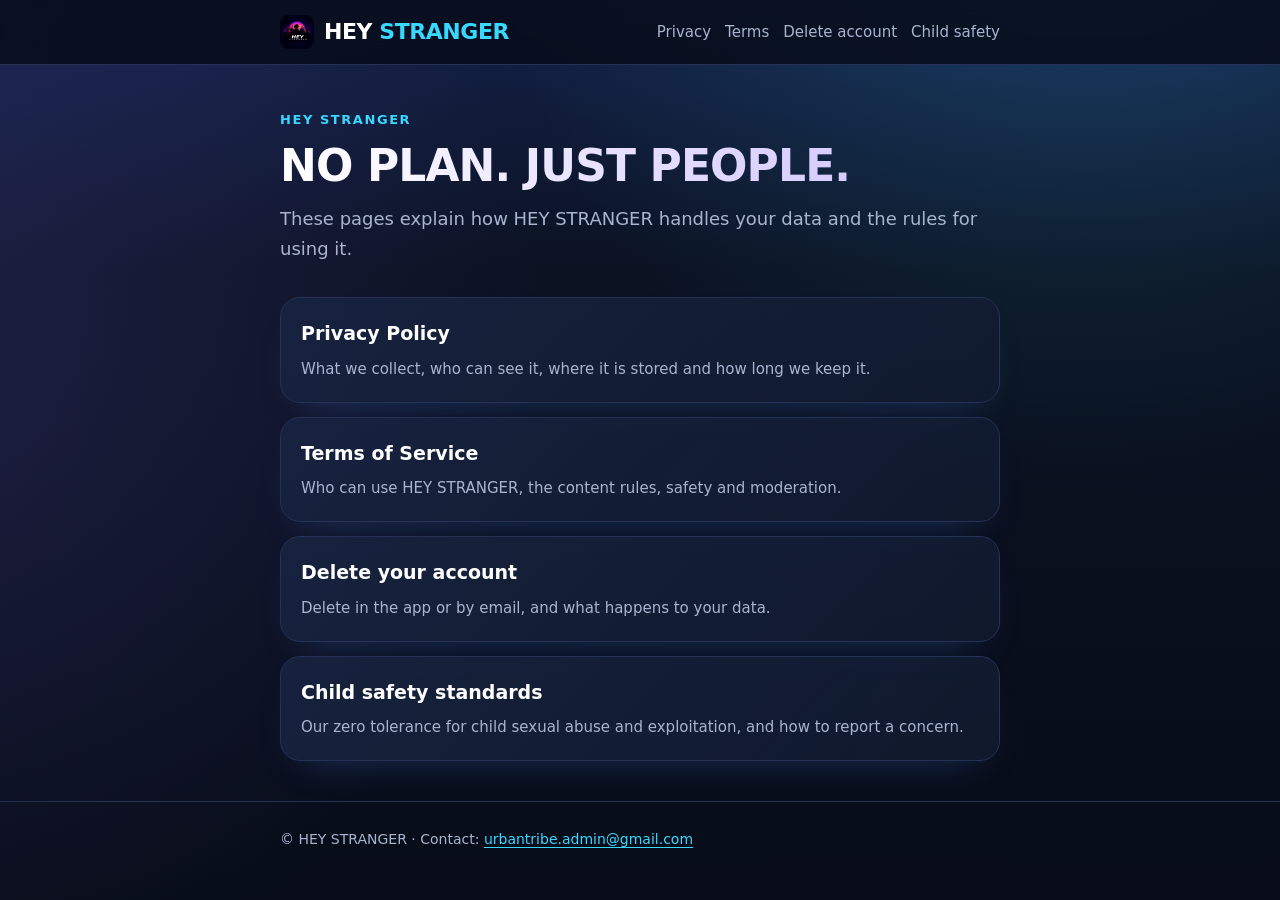
<file: index.html>
<!doctype html>
<html lang="en">
<head>
  <meta charset="utf-8">
  <meta name="viewport" content="width=device-width, initial-scale=1">
  <title>HEY STRANGER · Legal</title>
  <meta name="description" content="HEY STRANGER's Privacy Policy, Terms of Service and account deletion page.">
  <link rel="icon" href="icon.png">
  <link rel="stylesheet" href="style.css">
</head>
<body>
<header class="site">
  <div class="wrap">
    <a class="brand" href="index.html"><img src="icon.png" alt=""><b>HEY <span>STRANGER</span></b></a>
    <nav class="links" aria-label="Legal pages">
      <a href="privacy.html">Privacy</a>
      <a href="terms.html">Terms</a>
      <a href="delete-account.html">Delete account</a>
      <a href="child-safety.html">Child safety</a>
    </nav>
  </div>
</header>

<main class="wrap">
  <section class="hero">
    <p class="eyebrow">HEY STRANGER</p>
    <h1>NO PLAN. JUST PEOPLE.</h1>
    <p class="lede">These pages explain how HEY STRANGER handles your data and the rules for using it.</p>
  </section>

  <div class="home-grid">
    <a class="card" href="privacy.html"><strong>Privacy Policy</strong><span>What we collect, who can see it, where it is stored and how long we keep it.</span></a>
    <a class="card" href="terms.html"><strong>Terms of Service</strong><span>Who can use HEY STRANGER, the content rules, safety and moderation.</span></a>
    <a class="card" href="delete-account.html"><strong>Delete your account</strong><span>Delete in the app or by email, and what happens to your data.</span></a>
    <a class="card" href="child-safety.html"><strong>Child safety standards</strong><span>Our zero tolerance for child sexual abuse and exploitation, and how to report a concern.</span></a>
  </div>
</main>

<footer class="site">
  <div class="wrap">
    <p>© HEY STRANGER · Contact: <a href="mailto:urbantribe.admin@gmail.com">urbantribe.admin@gmail.com</a></p>
  </div>
</footer>
</body>
</html>
</file>
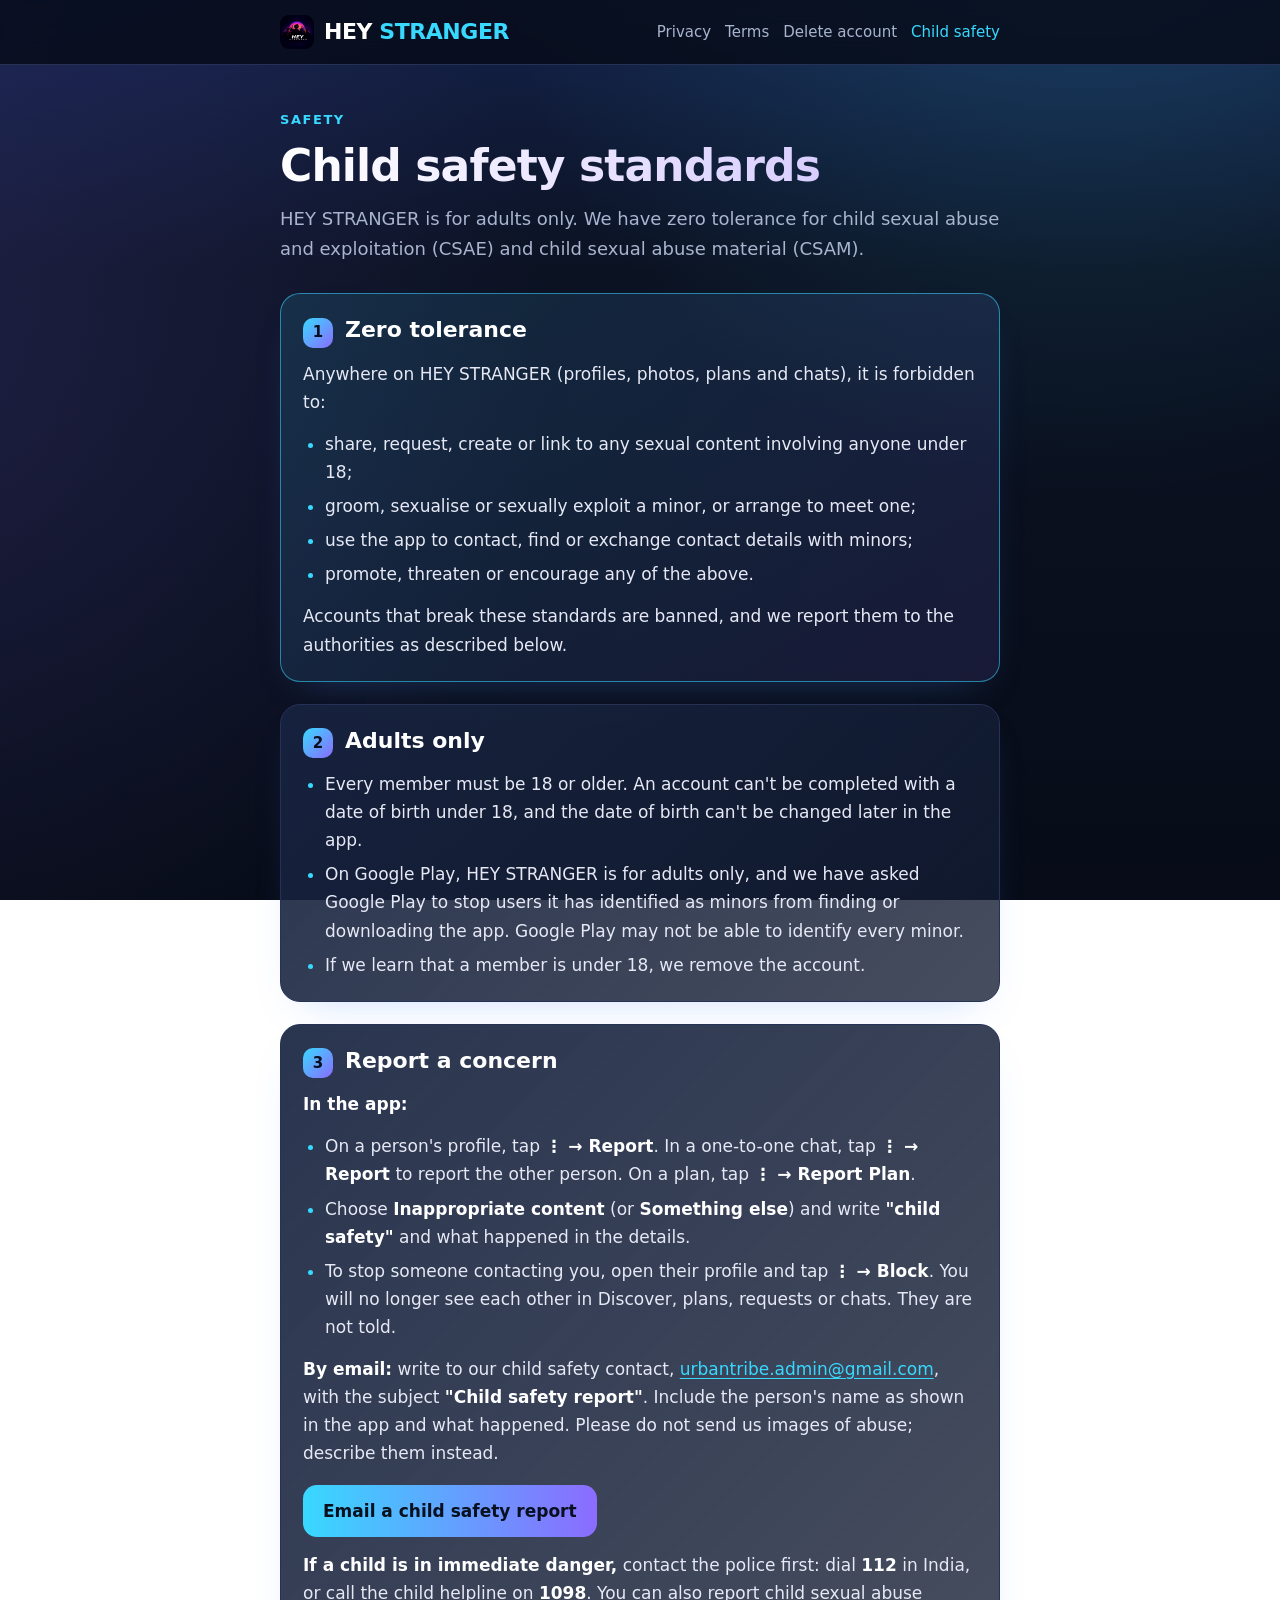
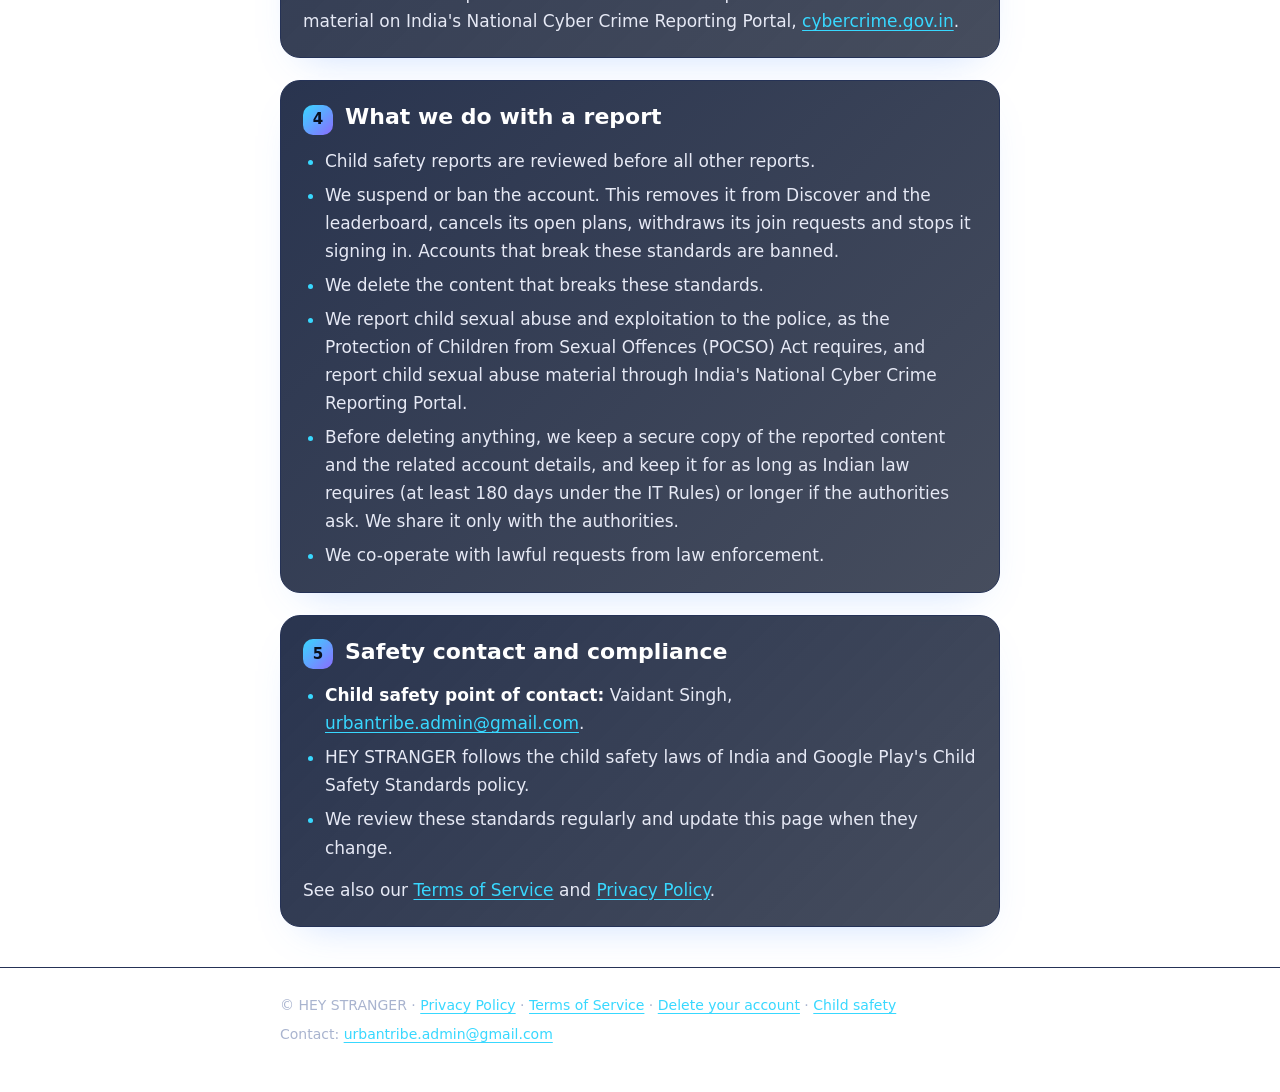
<file: child-safety.html>
<!doctype html>
<html lang="en">
<head>
  <meta charset="utf-8">
  <meta name="viewport" content="width=device-width, initial-scale=1">
  <title>Child safety standards · HEY STRANGER</title>
  <meta name="description" content="HEY STRANGER's standards against child sexual abuse and exploitation (CSAE), and how to report a concern.">
  <link rel="icon" href="icon.png">
  <link rel="stylesheet" href="style.css">
</head>
<body>
<header class="site">
  <div class="wrap">
    <a class="brand" href="index.html"><img src="icon.png" alt=""><b>HEY <span>STRANGER</span></b></a>
    <nav class="links" aria-label="Legal pages">
      <a href="privacy.html">Privacy</a>
      <a href="terms.html">Terms</a>
      <a href="delete-account.html">Delete account</a>
      <a href="child-safety.html" aria-current="page">Child safety</a>
    </nav>
  </div>
</header>

<main class="wrap">
  <section class="hero">
    <p class="eyebrow">Safety</p>
    <h1>Child safety standards</h1>
    <p class="lede">HEY STRANGER is for adults only. We have zero tolerance for child sexual abuse and exploitation (CSAE) and child sexual abuse material (CSAM).</p>
  </section>

  <section class="card highlight">
    <h2><span class="num">1</span> Zero tolerance</h2>
    <p>Anywhere on HEY STRANGER (profiles, photos, plans and chats), it is forbidden to:</p>
    <ul>
      <li>share, request, create or link to any sexual content involving anyone under 18;</li>
      <li>groom, sexualise or sexually exploit a minor, or arrange to meet one;</li>
      <li>use the app to contact, find or exchange contact details with minors;</li>
      <li>promote, threaten or encourage any of the above.</li>
    </ul>
    <p>Accounts that break these standards are banned, and we report them to the authorities as described below.</p>
  </section>

  <section class="card">
    <h2><span class="num">2</span> Adults only</h2>
    <ul>
      <li>Every member must be 18 or older. An account can't be completed with a date of birth under 18, and the date of birth can't be changed later in the app.</li>
      <li>On Google Play, HEY STRANGER is for adults only, and we have asked Google Play to stop users it has identified as minors from finding or downloading the app. Google Play may not be able to identify every minor.</li>
      <li>If we learn that a member is under 18, we remove the account.</li>
    </ul>
  </section>

  <section class="card">
    <h2><span class="num">3</span> Report a concern</h2>
    <p><strong>In the app:</strong></p>
    <ul>
      <li>On a person's profile, tap <strong>⋮ → Report</strong>. In a one-to-one chat, tap <strong>⋮ → Report</strong> to report the other person. On a plan, tap <strong>⋮ → Report Plan</strong>.</li>
      <li>Choose <strong>Inappropriate content</strong> (or <strong>Something else</strong>) and write <strong>"child safety"</strong> and what happened in the details.</li>
      <li>To stop someone contacting you, open their profile and tap <strong>⋮ → Block</strong>. You will no longer see each other in Discover, plans, requests or chats. They are not told.</li>
    </ul>
    <p><strong>By email:</strong> write to our child safety contact, <a href="mailto:urbantribe.admin@gmail.com?subject=Child%20safety%20report">urbantribe.admin@gmail.com</a>, with the subject <strong>"Child safety report"</strong>. Include the person's name as shown in the app and what happened. Please do not send us images of abuse; describe them instead.</p>
    <a class="button" href="mailto:urbantribe.admin@gmail.com?subject=Child%20safety%20report">Email a child safety report</a>
    <p><strong>If a child is in immediate danger,</strong> contact the police first: dial <strong>112</strong> in India, or call the child helpline on <strong>1098</strong>. You can also report child sexual abuse material on India's National Cyber Crime Reporting Portal, <a href="https://cybercrime.gov.in" rel="noopener">cybercrime.gov.in</a>.</p>
  </section>

  <section class="card">
    <h2><span class="num">4</span> What we do with a report</h2>
    <ul>
      <li>Child safety reports are reviewed before all other reports.</li>
      <li>We suspend or ban the account. This removes it from Discover and the leaderboard, cancels its open plans, withdraws its join requests and stops it signing in. Accounts that break these standards are banned.</li>
      <li>We delete the content that breaks these standards.</li>
      <li>We report child sexual abuse and exploitation to the police, as the Protection of Children from Sexual Offences (POCSO) Act requires, and report child sexual abuse material through India's National Cyber Crime Reporting Portal.</li>
      <li>Before deleting anything, we keep a secure copy of the reported content and the related account details, and keep it for as long as Indian law requires (at least 180 days under the IT Rules) or longer if the authorities ask. We share it only with the authorities.</li>
      <li>We co-operate with lawful requests from law enforcement.</li>
    </ul>
  </section>

  <section class="card">
    <h2><span class="num">5</span> Safety contact and compliance</h2>
    <ul>
      <li><strong>Child safety point of contact:</strong> Vaidant Singh, <a href="mailto:urbantribe.admin@gmail.com">urbantribe.admin@gmail.com</a>.</li>
      <li>HEY STRANGER follows the child safety laws of India and Google Play's Child Safety Standards policy.</li>
      <li>We review these standards regularly and update this page when they change.</li>
    </ul>
    <p>See also our <a href="terms.html">Terms of Service</a> and <a href="privacy.html">Privacy Policy</a>.</p>
  </section>
</main>

<footer class="site">
  <div class="wrap">
    <p>© HEY STRANGER · <a href="privacy.html">Privacy Policy</a> · <a href="terms.html">Terms of Service</a> · <a href="delete-account.html">Delete your account</a> · <a href="child-safety.html">Child safety</a></p>
    <p>Contact: <a href="mailto:urbantribe.admin@gmail.com">urbantribe.admin@gmail.com</a></p>
  </div>
</footer>
</body>
</html>
</file>
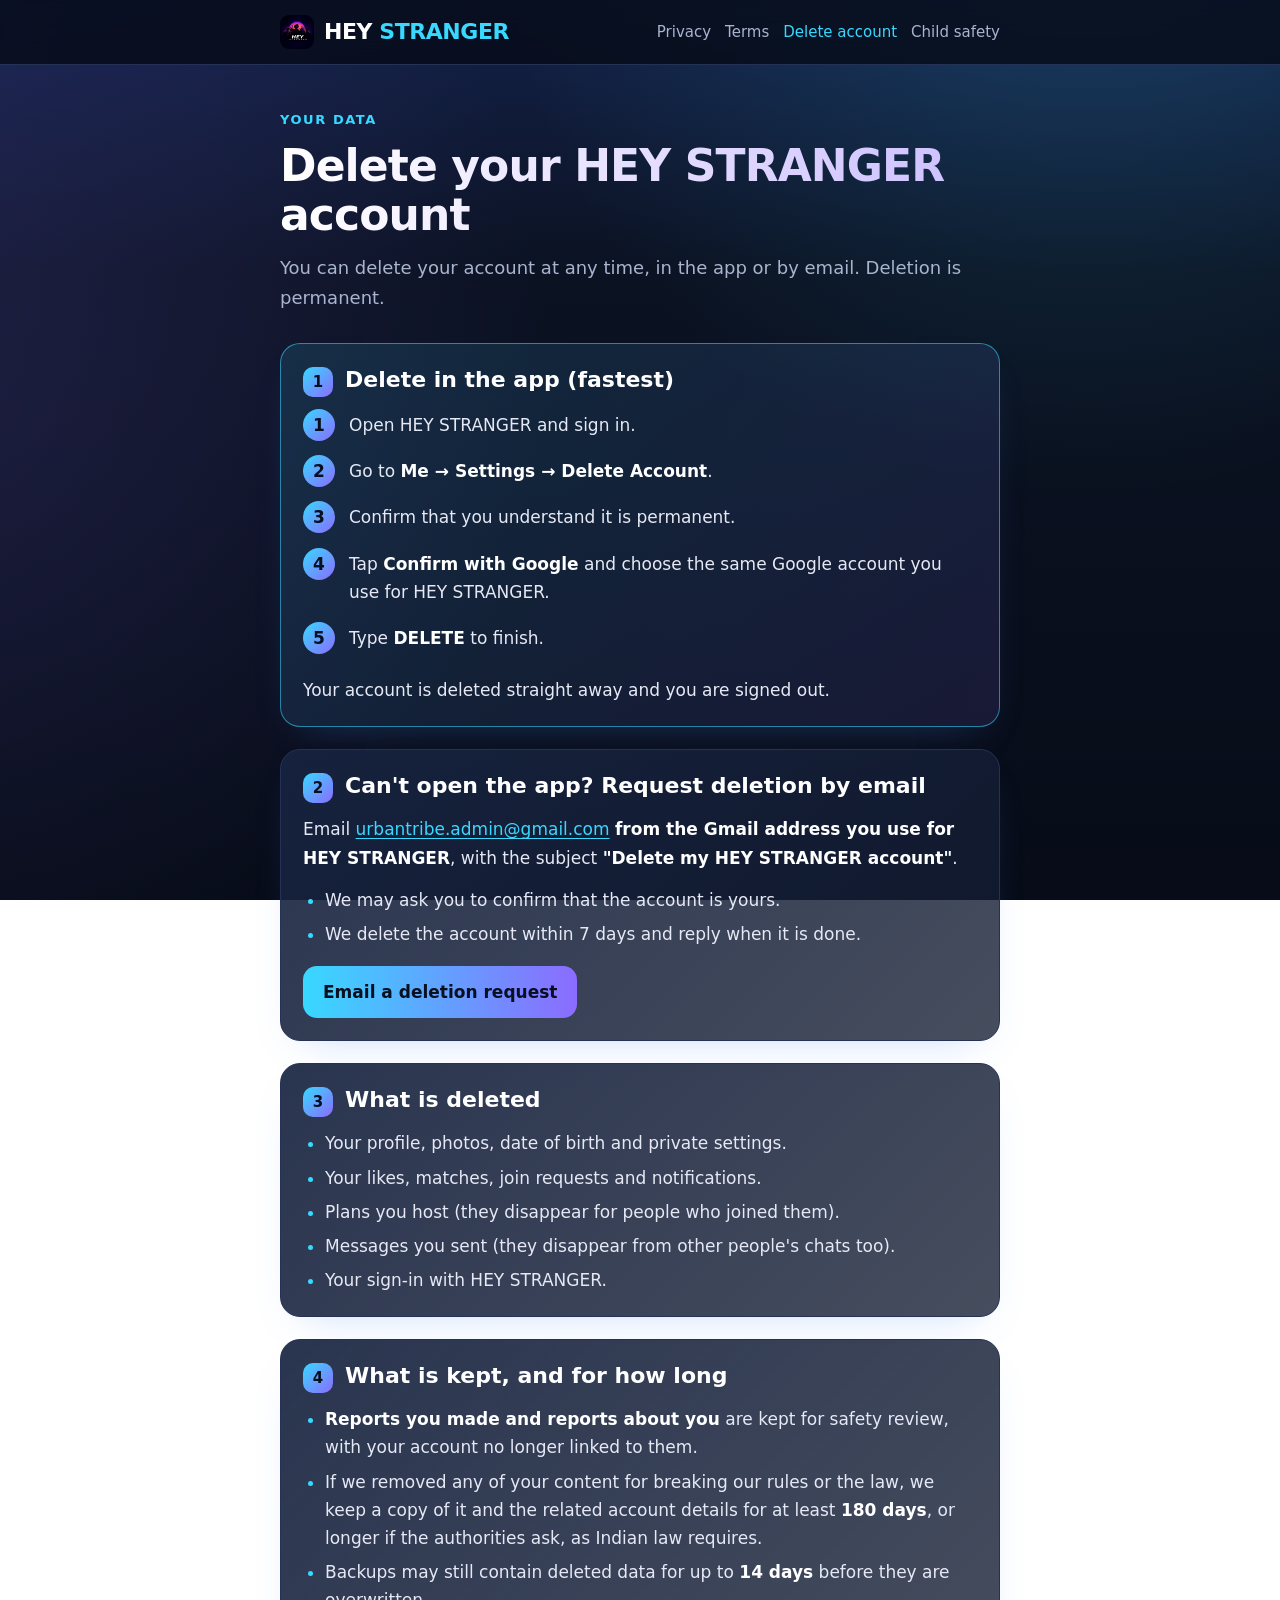
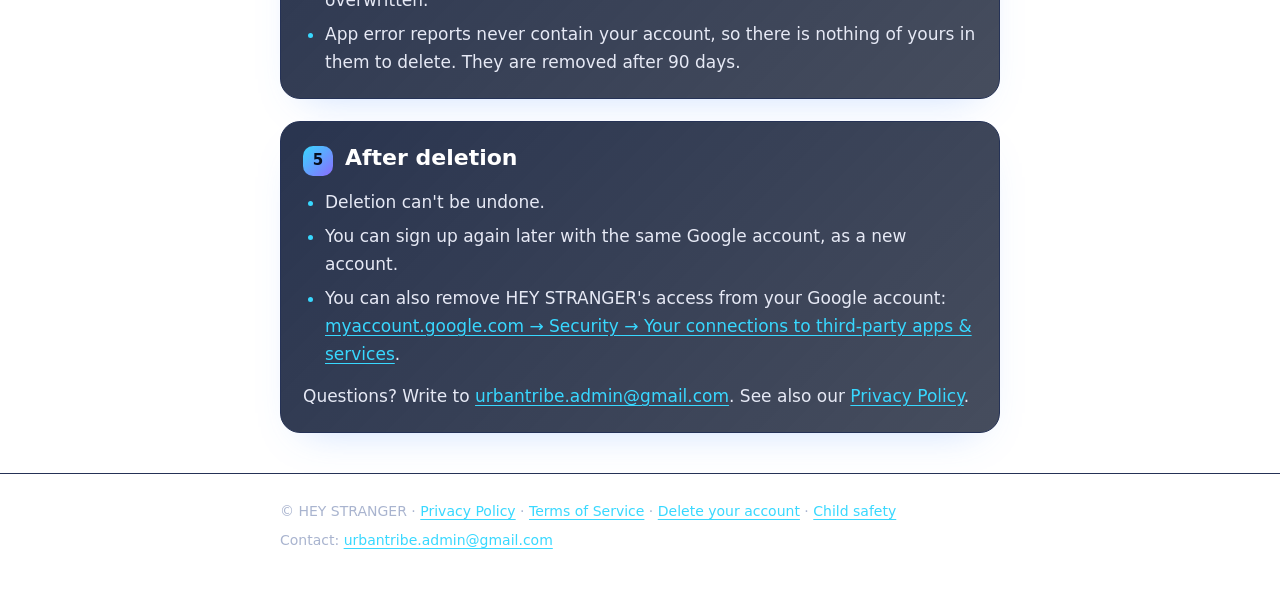
<file: delete-account.html>
<!doctype html>
<html lang="en">
<head>
  <meta charset="utf-8">
  <meta name="viewport" content="width=device-width, initial-scale=1">
  <title>Delete your account · HEY STRANGER</title>
  <meta name="description" content="How to delete your HEY STRANGER account and what happens to your data.">
  <link rel="icon" href="icon.png">
  <link rel="stylesheet" href="style.css">
</head>
<body>
<header class="site">
  <div class="wrap">
    <a class="brand" href="index.html"><img src="icon.png" alt=""><b>HEY <span>STRANGER</span></b></a>
    <nav class="links" aria-label="Legal pages">
      <a href="privacy.html">Privacy</a>
      <a href="terms.html">Terms</a>
      <a href="delete-account.html" aria-current="page">Delete account</a>
      <a href="child-safety.html">Child safety</a>
    </nav>
  </div>
</header>

<main class="wrap">
  <section class="hero">
    <p class="eyebrow">Your data</p>
    <h1>Delete your HEY STRANGER account</h1>
    <p class="lede">You can delete your account at any time, in the app or by email. Deletion is permanent.</p>
  </section>

  <section class="card highlight">
    <h2><span class="num">1</span>Delete in the app (fastest)</h2>
    <ol class="steps">
      <li>Open HEY STRANGER and sign in.</li>
      <li>Go to <strong>Me → Settings → Delete Account</strong>.</li>
      <li>Confirm that you understand it is permanent.</li>
      <li>Tap <strong>Confirm with Google</strong> and choose the same Google account you use for HEY STRANGER.</li>
      <li>Type <strong>DELETE</strong> to finish.</li>
    </ol>
    <p>Your account is deleted straight away and you are signed out.</p>
  </section>

  <section class="card">
    <h2><span class="num">2</span>Can't open the app? Request deletion by email</h2>
    <p>Email <a href="mailto:urbantribe.admin@gmail.com">urbantribe.admin@gmail.com</a> <strong>from the Gmail address you use for HEY STRANGER</strong>, with the subject <strong>"Delete my HEY STRANGER account"</strong>.</p>
    <ul>
      <li>We may ask you to confirm that the account is yours.</li>
      <li>We delete the account within 7 days and reply when it is done.</li>
    </ul>
    <a class="button" href="mailto:urbantribe.admin@gmail.com?subject=Delete%20my%20HEY%20STRANGER%20account">Email a deletion request</a>
  </section>

  <section class="card">
    <h2><span class="num">3</span>What is deleted</h2>
    <ul>
      <li>Your profile, photos, date of birth and private settings.</li>
      <li>Your likes, matches, join requests and notifications.</li>
      <li>Plans you host (they disappear for people who joined them).</li>
      <li>Messages you sent (they disappear from other people's chats too).</li>
      <li>Your sign-in with HEY STRANGER.</li>
    </ul>
  </section>

  <section class="card">
    <h2><span class="num">4</span>What is kept, and for how long</h2>
    <ul>
      <li><strong>Reports you made and reports about you</strong> are kept for safety review, with your account no longer linked to them.</li>
      <li>If we removed any of your content for breaking our rules or the law, we keep a copy of it and the related account details for at least <strong>180 days</strong>, or longer if the authorities ask, as Indian law requires.</li>
      <li>Backups may still contain deleted data for up to <strong>14 days</strong> before they are overwritten.</li>
      <li>App error reports never contain your account, so there is nothing of yours in them to delete. They are removed after 90 days.</li>
    </ul>
  </section>

  <section class="card">
    <h2><span class="num">5</span>After deletion</h2>
    <ul>
      <li>Deletion can't be undone.</li>
      <li>You can sign up again later with the same Google account, as a new account.</li>
      <li>You can also remove HEY STRANGER's access from your Google account: <a href="https://myaccount.google.com/connections" rel="noopener">myaccount.google.com → Security → Your connections to third-party apps &amp; services</a>.</li>
    </ul>
    <p>Questions? Write to <a href="mailto:urbantribe.admin@gmail.com">urbantribe.admin@gmail.com</a>. See also our <a href="privacy.html">Privacy Policy</a>.</p>
  </section>
</main>

<footer class="site">
  <div class="wrap">
    <p>© HEY STRANGER · <a href="privacy.html">Privacy Policy</a> · <a href="terms.html">Terms of Service</a> · <a href="delete-account.html">Delete your account</a> · <a href="child-safety.html">Child safety</a></p>
    <p>Contact: <a href="mailto:urbantribe.admin@gmail.com">urbantribe.admin@gmail.com</a></p>
  </div>
</footer>
</body>
</html>
</file>
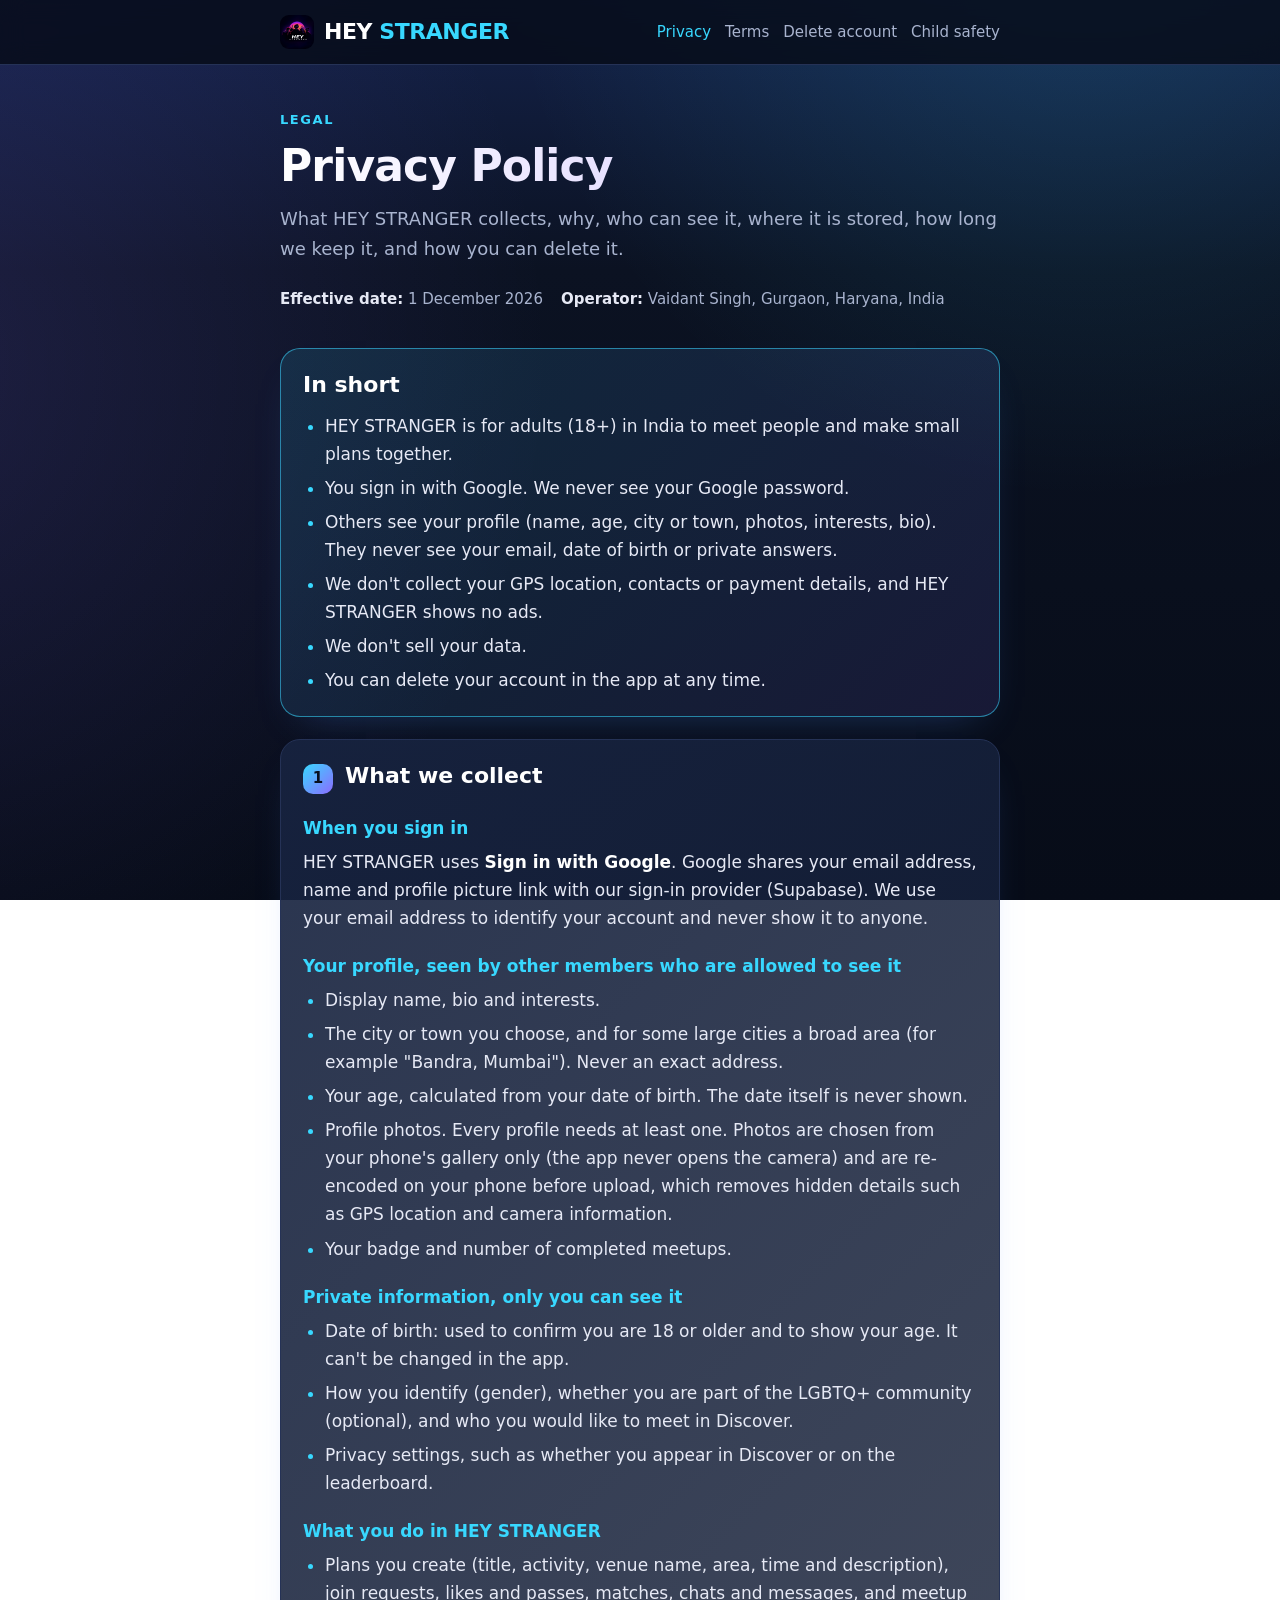
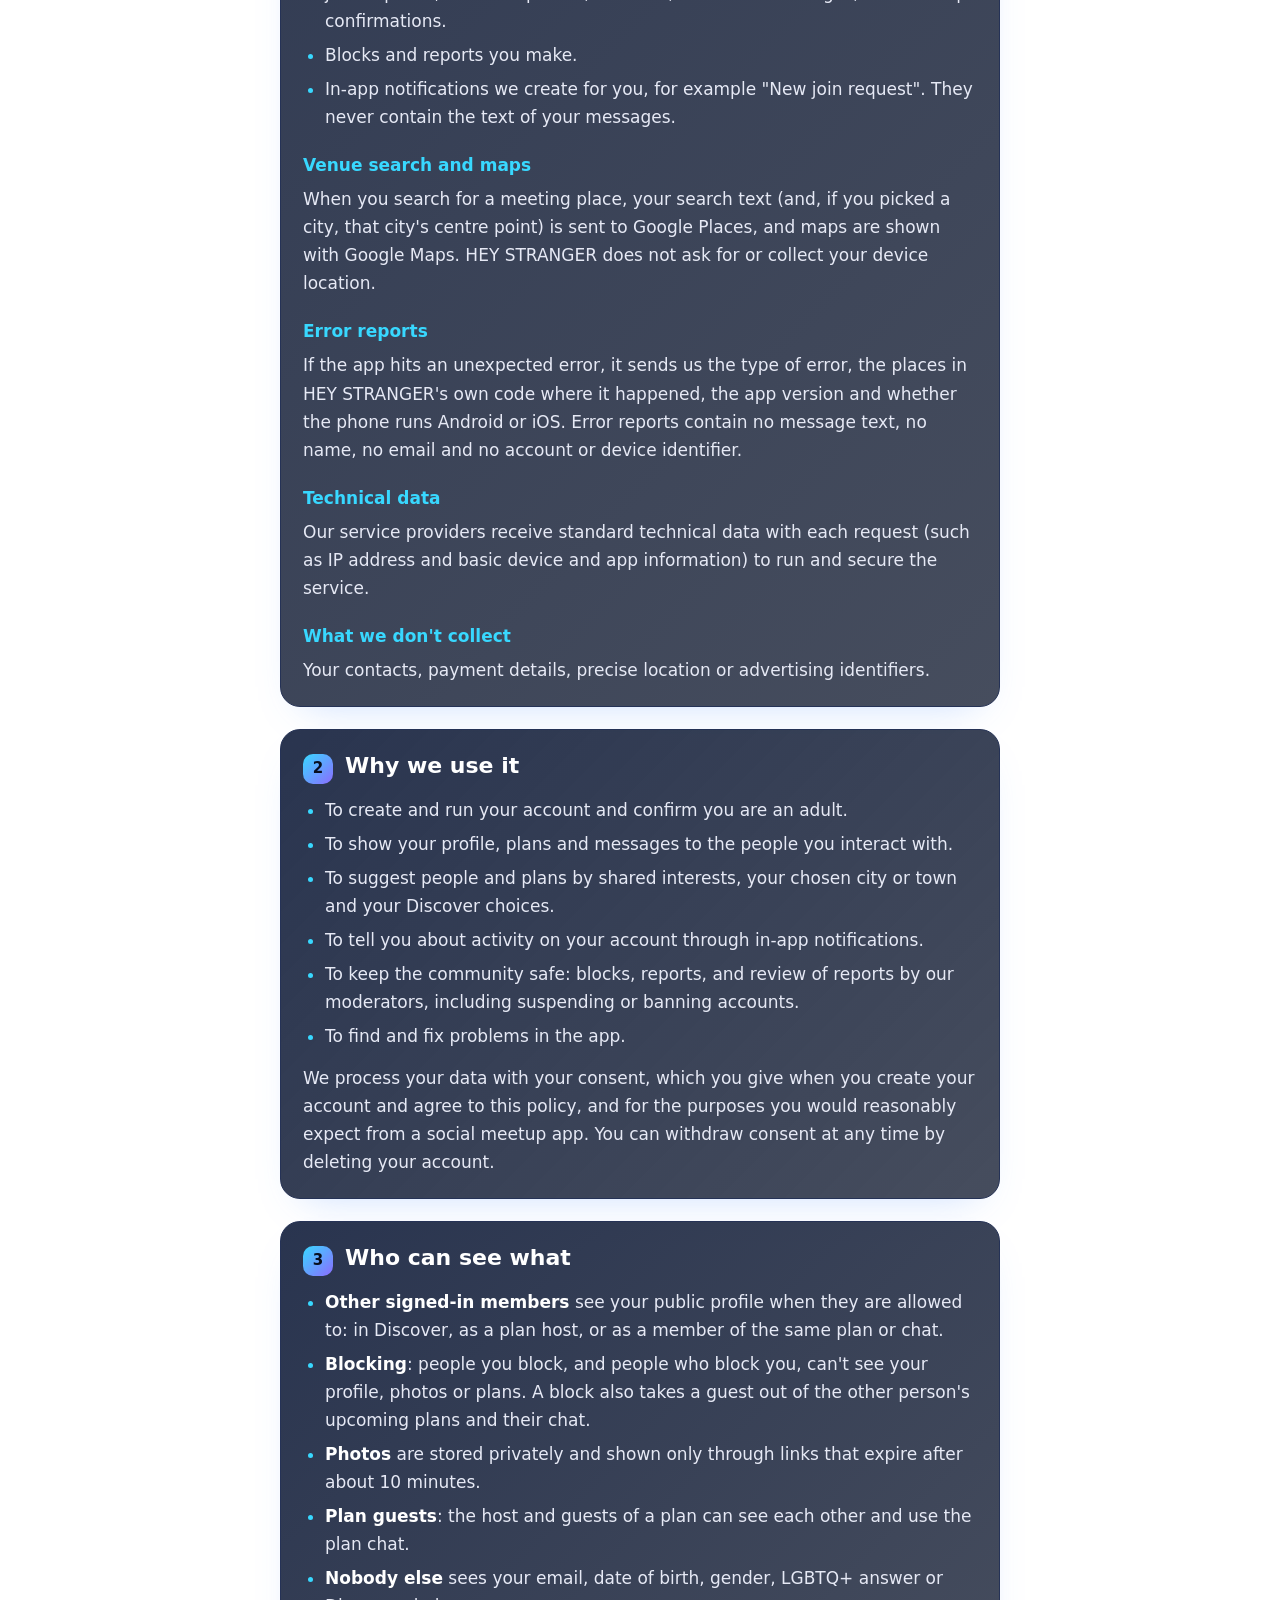
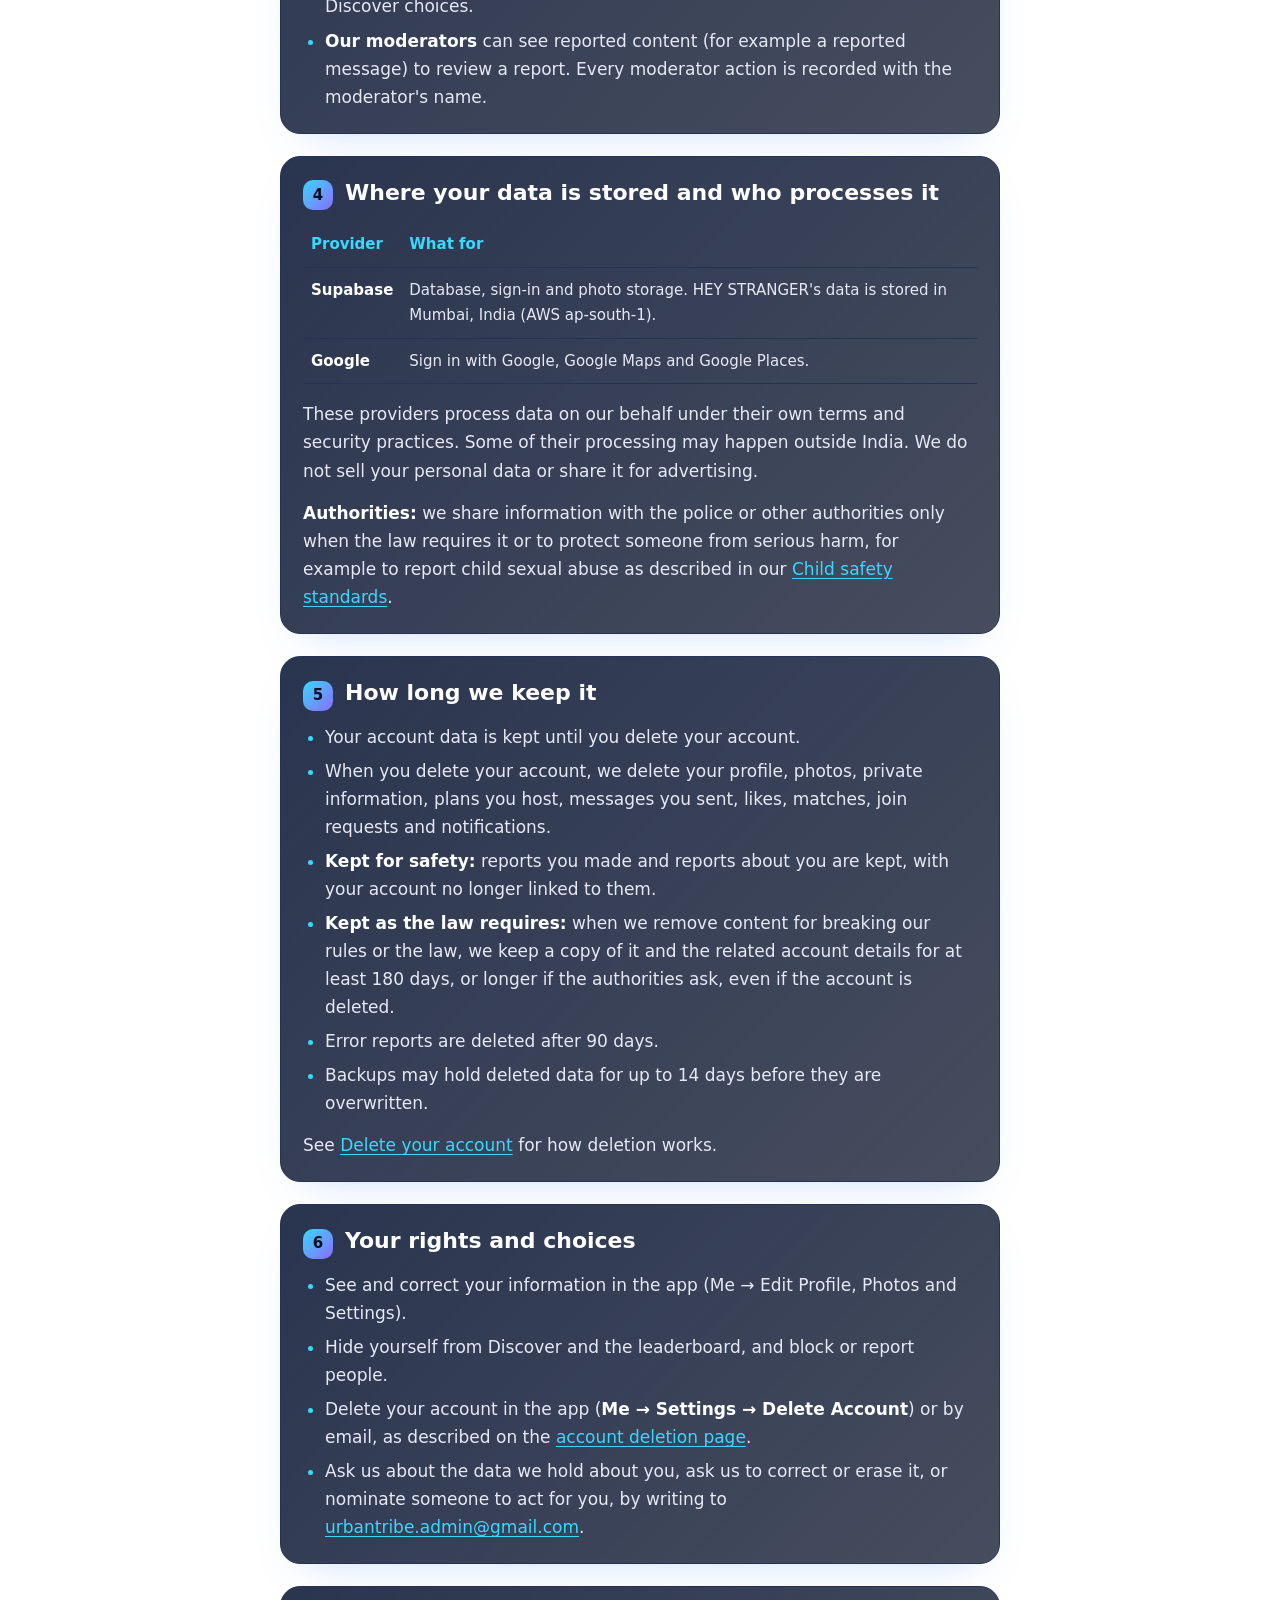
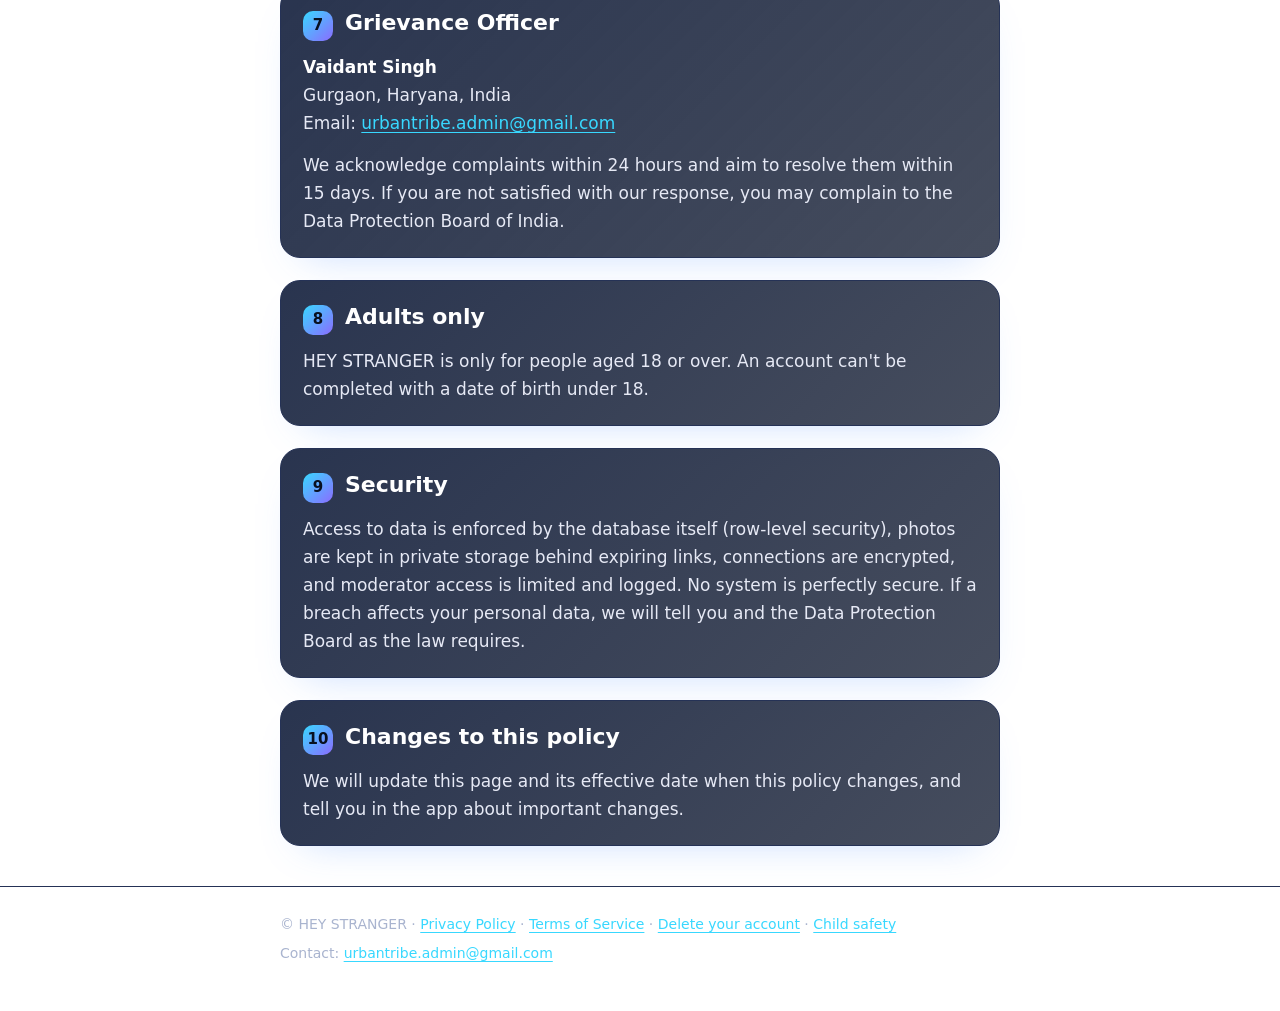
<file: privacy.html>
<!doctype html>
<html lang="en">
<head>
  <meta charset="utf-8">
  <meta name="viewport" content="width=device-width, initial-scale=1">
  <title>Privacy Policy · HEY STRANGER</title>
  <meta name="description" content="How HEY STRANGER collects, uses, stores and deletes your personal data.">
  <link rel="icon" href="icon.png">
  <link rel="stylesheet" href="style.css">
</head>
<body>
<header class="site">
  <div class="wrap">
    <a class="brand" href="index.html"><img src="icon.png" alt=""><b>HEY <span>STRANGER</span></b></a>
    <nav class="links" aria-label="Legal pages">
      <a href="privacy.html" aria-current="page">Privacy</a>
      <a href="terms.html">Terms</a>
      <a href="delete-account.html">Delete account</a>
      <a href="child-safety.html">Child safety</a>
    </nav>
  </div>
</header>

<main class="wrap">
  <section class="hero">
    <p class="eyebrow">Legal</p>
    <h1>Privacy Policy</h1>
    <p class="lede">What HEY STRANGER collects, why, who can see it, where it is stored, how long we keep it, and how you can delete it.</p>
    <ul class="meta">
      <li><strong>Effective date:</strong> 1 December 2026</li>
      <li><strong>Operator:</strong> Vaidant Singh, Gurgaon, Haryana, India</li>
    </ul>
  </section>

  <section class="card highlight">
    <h2>In short</h2>
    <ul>
      <li>HEY STRANGER is for adults (18+) in India to meet people and make small plans together.</li>
      <li>You sign in with Google. We never see your Google password.</li>
      <li>Others see your profile (name, age, city or town, photos, interests, bio). They never see your email, date of birth or private answers.</li>
      <li>We don't collect your GPS location, contacts or payment details, and HEY STRANGER shows no ads.</li>
      <li>We don't sell your data.</li>
      <li>You can delete your account in the app at any time.</li>
    </ul>
  </section>

  <section class="card">
    <h2><span class="num">1</span>What we collect</h2>

    <h3>When you sign in</h3>
    <p>HEY STRANGER uses <strong>Sign in with Google</strong>. Google shares your email address, name and profile picture link with our sign-in provider (Supabase). We use your email address to identify your account and never show it to anyone.</p>

    <h3>Your profile, seen by other members who are allowed to see it</h3>
    <ul>
      <li>Display name, bio and interests.</li>
      <li>The city or town you choose, and for some large cities a broad area (for example "Bandra, Mumbai"). Never an exact address.</li>
      <li>Your age, calculated from your date of birth. The date itself is never shown.</li>
      <li>Profile photos. Every profile needs at least one. Photos are chosen from your phone's gallery only (the app never opens the camera) and are re-encoded on your phone before upload, which removes hidden details such as GPS location and camera information.</li>
      <li>Your badge and number of completed meetups.</li>
    </ul>

    <h3>Private information, only you can see it</h3>
    <ul>
      <li>Date of birth: used to confirm you are 18 or older and to show your age. It can't be changed in the app.</li>
      <li>How you identify (gender), whether you are part of the LGBTQ+ community (optional), and who you would like to meet in Discover.</li>
      <li>Privacy settings, such as whether you appear in Discover or on the leaderboard.</li>
    </ul>

    <h3>What you do in HEY STRANGER</h3>
    <ul>
      <li>Plans you create (title, activity, venue name, area, time and description), join requests, likes and passes, matches, chats and messages, and meetup confirmations.</li>
      <li>Blocks and reports you make.</li>
      <li>In-app notifications we create for you, for example "New join request". They never contain the text of your messages.</li>
    </ul>

    <h3>Venue search and maps</h3>
    <p>When you search for a meeting place, your search text (and, if you picked a city, that city's centre point) is sent to Google Places, and maps are shown with Google Maps. HEY STRANGER does not ask for or collect your device location.</p>

    <h3>Error reports</h3>
    <p>If the app hits an unexpected error, it sends us the type of error, the places in HEY STRANGER's own code where it happened, the app version and whether the phone runs Android or iOS. Error reports contain no message text, no name, no email and no account or device identifier.</p>

    <h3>Technical data</h3>
    <p>Our service providers receive standard technical data with each request (such as IP address and basic device and app information) to run and secure the service.</p>

    <h3>What we don't collect</h3>
    <p>Your contacts, payment details, precise location or advertising identifiers.</p>
  </section>

  <section class="card">
    <h2><span class="num">2</span>Why we use it</h2>
    <ul>
      <li>To create and run your account and confirm you are an adult.</li>
      <li>To show your profile, plans and messages to the people you interact with.</li>
      <li>To suggest people and plans by shared interests, your chosen city or town and your Discover choices.</li>
      <li>To tell you about activity on your account through in-app notifications.</li>
      <li>To keep the community safe: blocks, reports, and review of reports by our moderators, including suspending or banning accounts.</li>
      <li>To find and fix problems in the app.</li>
    </ul>
    <p>We process your data with your consent, which you give when you create your account and agree to this policy, and for the purposes you would reasonably expect from a social meetup app. You can withdraw consent at any time by deleting your account.</p>
  </section>

  <section class="card">
    <h2><span class="num">3</span>Who can see what</h2>
    <ul>
      <li><strong>Other signed-in members</strong> see your public profile when they are allowed to: in Discover, as a plan host, or as a member of the same plan or chat.</li>
      <li><strong>Blocking</strong>: people you block, and people who block you, can't see your profile, photos or plans. A block also takes a guest out of the other person's upcoming plans and their chat.</li>
      <li><strong>Photos</strong> are stored privately and shown only through links that expire after about 10 minutes.</li>
      <li><strong>Plan guests</strong>: the host and guests of a plan can see each other and use the plan chat.</li>
      <li><strong>Nobody else</strong> sees your email, date of birth, gender, LGBTQ+ answer or Discover choices.</li>
      <li><strong>Our moderators</strong> can see reported content (for example a reported message) to review a report. Every moderator action is recorded with the moderator's name.</li>
    </ul>
  </section>

  <section class="card">
    <h2><span class="num">4</span>Where your data is stored and who processes it</h2>
    <table>
      <thead><tr><th>Provider</th><th>What for</th></tr></thead>
      <tbody>
        <tr><td><strong>Supabase</strong></td><td>Database, sign-in and photo storage. HEY STRANGER's data is stored in Mumbai, India (AWS ap-south-1).</td></tr>
        <tr><td><strong>Google</strong></td><td>Sign in with Google, Google Maps and Google Places.</td></tr>
      </tbody>
    </table>
    <p>These providers process data on our behalf under their own terms and security practices. Some of their processing may happen outside India. We do not sell your personal data or share it for advertising.</p>
    <p><strong>Authorities:</strong> we share information with the police or other authorities only when the law requires it or to protect someone from serious harm, for example to report child sexual abuse as described in our <a href="child-safety.html">Child safety standards</a>.</p>
  </section>

  <section class="card">
    <h2><span class="num">5</span>How long we keep it</h2>
    <ul>
      <li>Your account data is kept until you delete your account.</li>
      <li>When you delete your account, we delete your profile, photos, private information, plans you host, messages you sent, likes, matches, join requests and notifications.</li>
      <li><strong>Kept for safety:</strong> reports you made and reports about you are kept, with your account no longer linked to them.</li>
      <li><strong>Kept as the law requires:</strong> when we remove content for breaking our rules or the law, we keep a copy of it and the related account details for at least 180 days, or longer if the authorities ask, even if the account is deleted.</li>
      <li>Error reports are deleted after 90 days.</li>
      <li>Backups may hold deleted data for up to 14 days before they are overwritten.</li>
    </ul>
    <p>See <a href="delete-account.html">Delete your account</a> for how deletion works.</p>
  </section>

  <section class="card">
    <h2><span class="num">6</span>Your rights and choices</h2>
    <ul>
      <li>See and correct your information in the app (Me → Edit Profile, Photos and Settings).</li>
      <li>Hide yourself from Discover and the leaderboard, and block or report people.</li>
      <li>Delete your account in the app (<strong>Me → Settings → Delete Account</strong>) or by email, as described on the <a href="delete-account.html">account deletion page</a>.</li>
      <li>Ask us about the data we hold about you, ask us to correct or erase it, or nominate someone to act for you, by writing to <a href="mailto:urbantribe.admin@gmail.com">urbantribe.admin@gmail.com</a>.</li>
    </ul>
  </section>

  <section class="card">
    <h2><span class="num">7</span>Grievance Officer</h2>
    <p><strong>Vaidant Singh</strong><br>
      Gurgaon, Haryana, India<br>
      Email: <a href="mailto:urbantribe.admin@gmail.com">urbantribe.admin@gmail.com</a></p>
    <p>We acknowledge complaints within 24 hours and aim to resolve them within 15 days. If you are not satisfied with our response, you may complain to the Data Protection Board of India.</p>
  </section>

  <section class="card">
    <h2><span class="num">8</span>Adults only</h2>
    <p>HEY STRANGER is only for people aged 18 or over. An account can't be completed with a date of birth under 18.</p>
  </section>

  <section class="card">
    <h2><span class="num">9</span>Security</h2>
    <p>Access to data is enforced by the database itself (row-level security), photos are kept in private storage behind expiring links, connections are encrypted, and moderator access is limited and logged. No system is perfectly secure. If a breach affects your personal data, we will tell you and the Data Protection Board as the law requires.</p>
  </section>

  <section class="card">
    <h2><span class="num">10</span>Changes to this policy</h2>
    <p>We will update this page and its effective date when this policy changes, and tell you in the app about important changes.</p>
  </section>
</main>

<footer class="site">
  <div class="wrap">
    <p>© HEY STRANGER · <a href="privacy.html">Privacy Policy</a> · <a href="terms.html">Terms of Service</a> · <a href="delete-account.html">Delete your account</a> · <a href="child-safety.html">Child safety</a></p>
    <p>Contact: <a href="mailto:urbantribe.admin@gmail.com">urbantribe.admin@gmail.com</a></p>
  </div>
</footer>
</body>
</html>
</file>
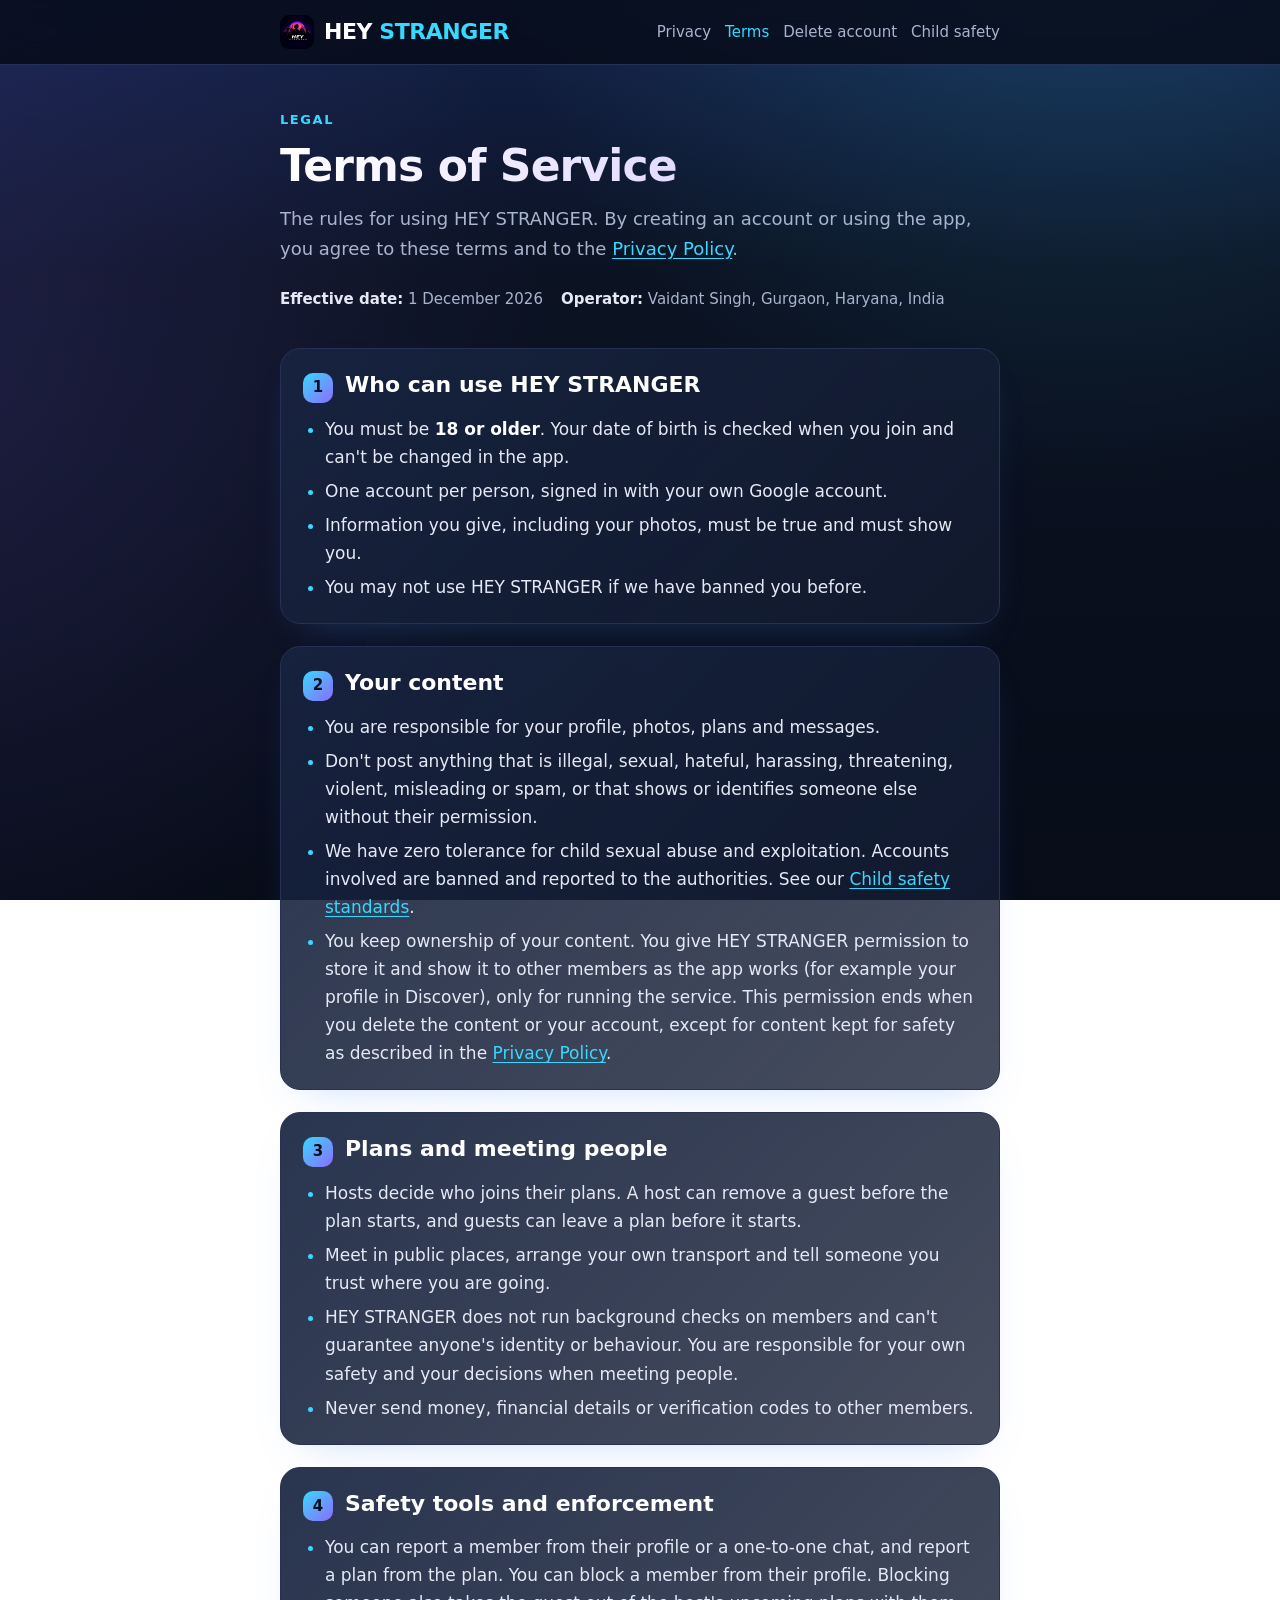
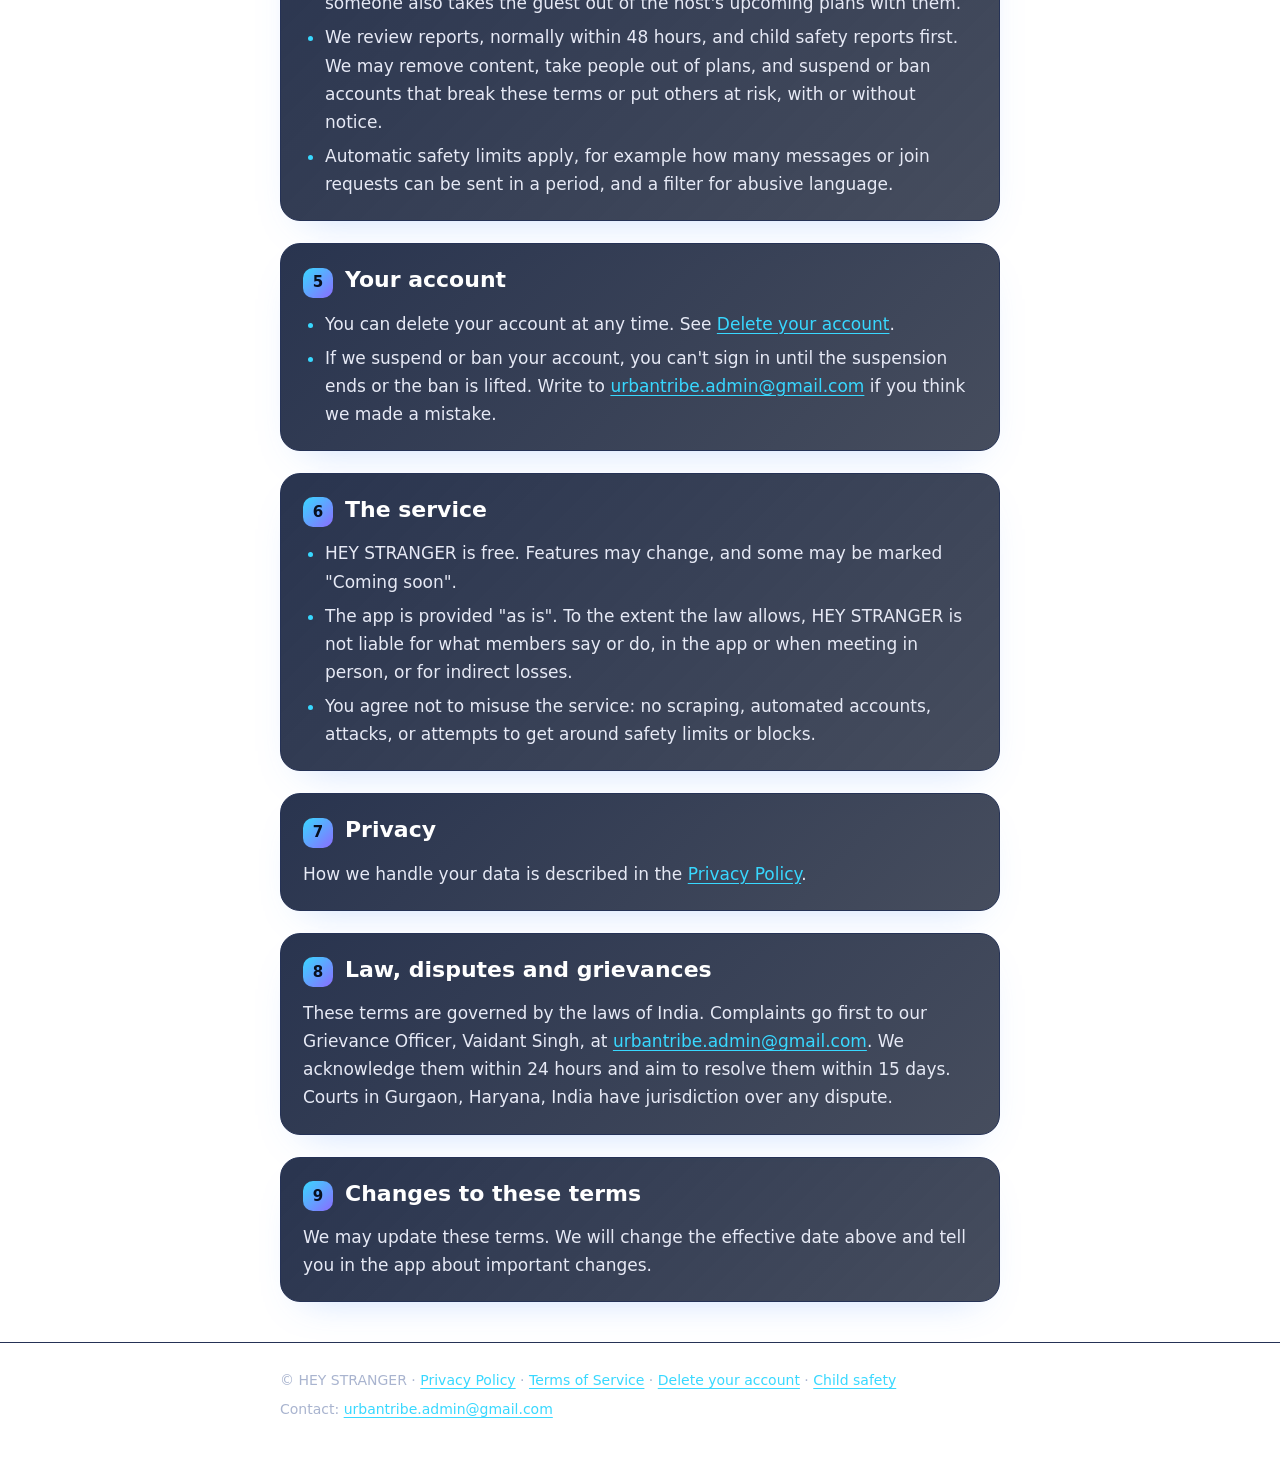
<file: terms.html>
<!doctype html>
<html lang="en">
<head>
  <meta charset="utf-8">
  <meta name="viewport" content="width=device-width, initial-scale=1">
  <title>Terms of Service · HEY STRANGER</title>
  <meta name="description" content="The rules for using HEY STRANGER.">
  <link rel="icon" href="icon.png">
  <link rel="stylesheet" href="style.css">
</head>
<body>
<header class="site">
  <div class="wrap">
    <a class="brand" href="index.html"><img src="icon.png" alt=""><b>HEY <span>STRANGER</span></b></a>
    <nav class="links" aria-label="Legal pages">
      <a href="privacy.html">Privacy</a>
      <a href="terms.html" aria-current="page">Terms</a>
      <a href="delete-account.html">Delete account</a>
      <a href="child-safety.html">Child safety</a>
    </nav>
  </div>
</header>

<main class="wrap">
  <section class="hero">
    <p class="eyebrow">Legal</p>
    <h1>Terms of Service</h1>
    <p class="lede">The rules for using HEY STRANGER. By creating an account or using the app, you agree to these terms and to the <a href="privacy.html">Privacy Policy</a>.</p>
    <ul class="meta">
      <li><strong>Effective date:</strong> 1 December 2026</li>
      <li><strong>Operator:</strong> Vaidant Singh, Gurgaon, Haryana, India</li>
    </ul>
  </section>

  <section class="card">
    <h2><span class="num">1</span>Who can use HEY STRANGER</h2>
    <ul>
      <li>You must be <strong>18 or older</strong>. Your date of birth is checked when you join and can't be changed in the app.</li>
      <li>One account per person, signed in with your own Google account.</li>
      <li>Information you give, including your photos, must be true and must show you.</li>
      <li>You may not use HEY STRANGER if we have banned you before.</li>
    </ul>
  </section>

  <section class="card">
    <h2><span class="num">2</span>Your content</h2>
    <ul>
      <li>You are responsible for your profile, photos, plans and messages.</li>
      <li>Don't post anything that is illegal, sexual, hateful, harassing, threatening, violent, misleading or spam, or that shows or identifies someone else without their permission.</li>
      <li>We have zero tolerance for child sexual abuse and exploitation. Accounts involved are banned and reported to the authorities. See our <a href="child-safety.html">Child safety standards</a>.</li>
      <li>You keep ownership of your content. You give HEY STRANGER permission to store it and show it to other members as the app works (for example your profile in Discover), only for running the service. This permission ends when you delete the content or your account, except for content kept for safety as described in the <a href="privacy.html">Privacy Policy</a>.</li>
    </ul>
  </section>

  <section class="card">
    <h2><span class="num">3</span>Plans and meeting people</h2>
    <ul>
      <li>Hosts decide who joins their plans. A host can remove a guest before the plan starts, and guests can leave a plan before it starts.</li>
      <li>Meet in public places, arrange your own transport and tell someone you trust where you are going.</li>
      <li>HEY STRANGER does not run background checks on members and can't guarantee anyone's identity or behaviour. You are responsible for your own safety and your decisions when meeting people.</li>
      <li>Never send money, financial details or verification codes to other members.</li>
    </ul>
  </section>

  <section class="card">
    <h2><span class="num">4</span>Safety tools and enforcement</h2>
    <ul>
      <li>You can report a member from their profile or a one-to-one chat, and report a plan from the plan. You can block a member from their profile. Blocking someone also takes the guest out of the host's upcoming plans with them.</li>
      <li>We review reports, normally within 48 hours, and child safety reports first. We may remove content, take people out of plans, and suspend or ban accounts that break these terms or put others at risk, with or without notice.</li>
      <li>Automatic safety limits apply, for example how many messages or join requests can be sent in a period, and a filter for abusive language.</li>
    </ul>
  </section>

  <section class="card">
    <h2><span class="num">5</span>Your account</h2>
    <ul>
      <li>You can delete your account at any time. See <a href="delete-account.html">Delete your account</a>.</li>
      <li>If we suspend or ban your account, you can't sign in until the suspension ends or the ban is lifted. Write to <a href="mailto:urbantribe.admin@gmail.com">urbantribe.admin@gmail.com</a> if you think we made a mistake.</li>
    </ul>
  </section>

  <section class="card">
    <h2><span class="num">6</span>The service</h2>
    <ul>
      <li>HEY STRANGER is free. Features may change, and some may be marked "Coming soon".</li>
      <li>The app is provided "as is". To the extent the law allows, HEY STRANGER is not liable for what members say or do, in the app or when meeting in person, or for indirect losses.</li>
      <li>You agree not to misuse the service: no scraping, automated accounts, attacks, or attempts to get around safety limits or blocks.</li>
    </ul>
  </section>

  <section class="card">
    <h2><span class="num">7</span>Privacy</h2>
    <p>How we handle your data is described in the <a href="privacy.html">Privacy Policy</a>.</p>
  </section>

  <section class="card">
    <h2><span class="num">8</span>Law, disputes and grievances</h2>
    <p>These terms are governed by the laws of India. Complaints go first to our Grievance Officer, Vaidant Singh, at <a href="mailto:urbantribe.admin@gmail.com">urbantribe.admin@gmail.com</a>. We acknowledge them within 24 hours and aim to resolve them within 15 days. Courts in Gurgaon, Haryana, India have jurisdiction over any dispute.</p>
  </section>

  <section class="card">
    <h2><span class="num">9</span>Changes to these terms</h2>
    <p>We may update these terms. We will change the effective date above and tell you in the app about important changes.</p>
  </section>
</main>

<footer class="site">
  <div class="wrap">
    <p>© HEY STRANGER · <a href="privacy.html">Privacy Policy</a> · <a href="terms.html">Terms of Service</a> · <a href="delete-account.html">Delete your account</a> · <a href="child-safety.html">Child safety</a></p>
    <p>Contact: <a href="mailto:urbantribe.admin@gmail.com">urbantribe.admin@gmail.com</a></p>
  </div>
</footer>
</body>
</html>
</file>
<file: style.css>
/* HEY STRANGER legal pages: dark navy, cyan and violet, readable on phones. */
:root {
  --night: #070c18;
  --canvas: #0b1222;
  --panel: #121b30;
  --panel-raised: #172340;
  --border: #253256;
  --text: #e6e9f5;
  --muted: #a9b4cf;
  --heading: #ffffff;
  --cyan: #38d8ff;
  --violet: #8b6cff;
  --placeholder-bg: #3a2a00;
  --placeholder-text: #ffd36b;
}

* { box-sizing: border-box; }

html { -webkit-text-size-adjust: 100%; }

body {
  margin: 0;
  overflow-x: hidden;
  overflow-wrap: break-word;
  background:
    radial-gradient(circle at 85% -10%, rgba(56, 216, 255, 0.16), transparent 40%),
    radial-gradient(circle at -10% 40%, rgba(139, 108, 255, 0.16), transparent 45%),
    linear-gradient(180deg, #14224a 0%, var(--canvas) 30%, var(--night) 100%);
  background-attachment: fixed;
  color: var(--text);
  font-family: system-ui, -apple-system, "Segoe UI", Roboto, "Helvetica Neue", Arial, sans-serif;
  font-size: 17px;
  line-height: 1.65;
}

a { color: var(--cyan); text-underline-offset: 3px; }
a:hover { color: #8ae9ff; }

.wrap { max-width: 760px; margin: 0 auto; padding: 0 20px; }

header.site {
  position: sticky;
  top: 0;
  z-index: 10;
  background: rgba(7, 12, 24, 0.82);
  backdrop-filter: blur(12px);
  -webkit-backdrop-filter: blur(12px);
  border-bottom: 1px solid var(--border);
}
header.site .wrap {
  display: flex;
  align-items: center;
  justify-content: space-between;
  gap: 12px;
  padding-top: 14px;
  padding-bottom: 14px;
}
.brand {
  display: flex;
  align-items: center;
  gap: 10px;
  font-weight: 800;
  font-size: 22px;
  letter-spacing: -0.02em;
  color: var(--heading);
  text-decoration: none;
}
.brand img { width: 34px; height: 34px; border-radius: 9px; }
.brand span { color: var(--cyan); }
nav.links { display: flex; flex-wrap: wrap; gap: 4px 14px; font-size: 15px; }
nav.links a { color: var(--muted); text-decoration: none; }
nav.links a[aria-current="page"] { color: var(--cyan); }

.hero { padding: 44px 0 8px; }
.eyebrow {
  margin: 0 0 10px;
  color: var(--cyan);
  font-size: 13px;
  font-weight: 700;
  letter-spacing: 0.12em;
  text-transform: uppercase;
}
h1 {
  margin: 0 0 14px;
  font-size: clamp(32px, 7vw, 44px);
  line-height: 1.12;
  letter-spacing: -0.02em;
  background: linear-gradient(90deg, #ffffff 0%, #cbbeff 100%);
  -webkit-background-clip: text;
  background-clip: text;
  color: transparent;
}
.lede { margin: 0; color: var(--muted); font-size: 18px; }
.meta {
  display: flex;
  flex-wrap: wrap;
  gap: 8px 18px;
  margin: 18px 0 0;
  padding: 0;
  list-style: none;
  color: var(--muted);
  font-size: 15px;
}
.meta strong { color: var(--text); font-weight: 600; }

.card {
  margin: 22px 0;
  padding: 22px 22px 8px;
  border: 1px solid var(--border);
  border-radius: 20px;
  background: linear-gradient(135deg, rgba(23, 35, 64, 0.92), rgba(18, 27, 48, 0.78));
  box-shadow: 0 18px 40px -24px rgba(74, 141, 255, 0.35);
}
.card.highlight {
  border-color: rgba(56, 216, 255, 0.55);
  background: linear-gradient(135deg, rgba(56, 216, 255, 0.12), rgba(139, 108, 255, 0.12));
}

h2 {
  display: flex;
  align-items: baseline;
  gap: 12px;
  margin: 0 0 12px;
  color: var(--heading);
  font-size: 22px;
  line-height: 1.3;
}
h2 .num {
  flex: none;
  display: inline-grid;
  place-items: center;
  width: 30px;
  height: 30px;
  border-radius: 10px;
  background: linear-gradient(135deg, var(--cyan), var(--violet));
  color: #08101f;
  font-size: 15px;
  font-weight: 800;
}
h3 { margin: 20px 0 6px; color: var(--cyan); font-size: 17px; }
p { margin: 0 0 14px; }
ul, ol { margin: 0 0 14px; padding-left: 22px; }
li { margin: 6px 0; }
li::marker { color: var(--cyan); }
strong { color: var(--heading); }

table { width: 100%; border-collapse: collapse; margin: 6px 0 16px; font-size: 15px; }
th, td { padding: 10px 8px; border-bottom: 1px solid var(--border); text-align: left; vertical-align: top; }
th { color: var(--cyan); font-weight: 600; }

.steps { counter-reset: step; list-style: none; padding: 0; }
.steps li {
  counter-increment: step;
  position: relative;
  padding: 2px 0 10px 46px;
}
.steps li::before {
  content: counter(step);
  position: absolute;
  left: 0;
  top: 0;
  display: grid;
  place-items: center;
  width: 32px;
  height: 32px;
  border-radius: 50%;
  background: linear-gradient(135deg, var(--cyan), var(--violet));
  color: #08101f;
  font-weight: 800;
}

.placeholder {
  padding: 1px 6px;
  border-radius: 6px;
  background: var(--placeholder-bg);
  color: var(--placeholder-text);
  font-weight: 600;
  overflow-wrap: anywhere;
}

.button {
  display: inline-block;
  margin: 4px 0 14px;
  padding: 12px 20px;
  border-radius: 14px;
  background: linear-gradient(90deg, var(--cyan), var(--violet));
  color: #08101f;
  font-weight: 700;
  text-decoration: none;
}
.button:hover { color: #08101f; filter: brightness(1.08); }

.home-grid { display: grid; gap: 14px; margin: 26px 0; }
.home-grid a.card { display: block; margin: 0; padding: 20px; text-decoration: none; color: var(--text); }
.home-grid a.card strong { display: block; font-size: 19px; margin-bottom: 4px; }
.home-grid a.card span { color: var(--muted); font-size: 15px; }

footer.site {
  margin-top: 40px;
  padding: 26px 0 40px;
  border-top: 1px solid var(--border);
  color: var(--muted);
  font-size: 14px;
}
footer.site p { margin: 0 0 6px; }

@media (max-width: 520px) {
  body { font-size: 16px; }
  .card { padding: 18px 16px 4px; border-radius: 16px; }
  h2 { font-size: 20px; }
  nav.links { font-size: 14px; }
  table { font-size: 14px; }
}
</file>
